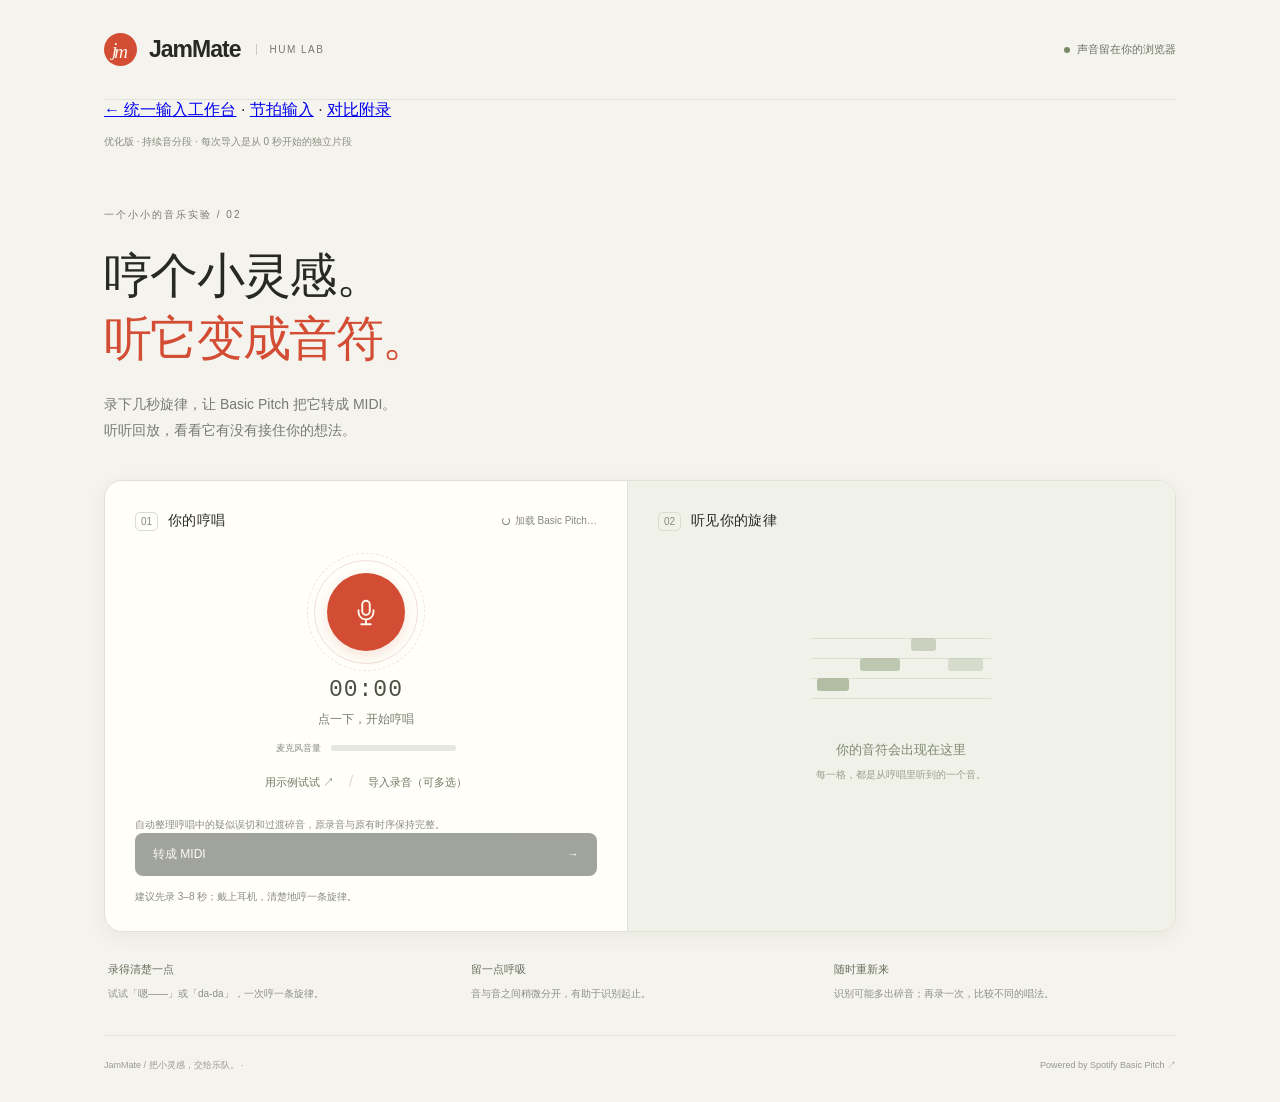
<file: web/optimized/src/index.html>
<!doctype html>
<html lang="zh-CN">
<head>
  <meta charset="UTF-8">
  <meta name="viewport" content="width=device-width, initial-scale=1">
  <meta name="theme-color" content="#f5f3ed">
  <meta name="description" content="JamMate 哼唱实验：录一段旋律，用 Spotify Basic Pitch 转成 MIDI，回放并下载。录音在浏览器内处理。">
  <title>JamMate · 哼唱转 MIDI</title>
  <link rel="stylesheet" href="./style.css">
</head>
<body>
  <div class="page">
    <header class="header">
      <a class="brand" href="./" aria-label="JamMate 首页"><span class="brand-mark" aria-hidden="true">j<span>m</span></span>JamMate<span class="lab">HUM LAB</span></a>
      <span class="local-badge"><span aria-hidden="true"></span>声音留在你的浏览器</span>
    </header>

    <main><nav><a href="/">← 统一输入工作台</a> · <a href="/rhythm.html">节拍输入</a> · <a href="/appendix.html">对比附录</a></nav><p class="status">优化版 · 持续音分段 · 每次导入是从 0 秒开始的独立片段</p>
      <section class="intro" aria-labelledby="page-title">
        <p class="eyebrow">一个小小的音乐实验 / 02</p>
        <h1 id="page-title">哼个小灵感。<br><span>听它变成音符。</span></h1>
        <p class="intro-copy">录下几秒旋律，让 Basic Pitch 把它转成 MIDI。<br class="desktop-break">听听回放，看看它有没有接住你的想法。</p>
      </section>

      <section class="workspace" aria-label="哼唱转 MIDI 工作台">
        <div class="capture">
          <div class="panel-heading"><span class="step">01</span><h2>你的哼唱</h2><span id="model-badge" class="model-badge" role="status"><span class="spinner" aria-hidden="true"></span><span id="model-label">加载 Basic Pitch…</span></span></div>
          <div class="recording-zone">
            <div class="record-rings" id="record-rings">
              <button id="record" class="record-button" aria-label="开始录音" type="button">
                <svg id="mic-icon" viewBox="0 0 32 32" fill="none" aria-hidden="true"><rect x="12" y="4" width="8" height="15" rx="4" stroke="currentColor" stroke-width="2"/><path d="M8 14v2a8 8 0 0016 0v-2M16 24v5M11 29h10" stroke="currentColor" stroke-width="2" stroke-linecap="round"/></svg>
                <span id="stop-icon" class="stop-icon" hidden></span>
              </button>
            </div>
            <span id="record-timer" class="record-timer">00:00</span>
            <p id="record-prompt" class="record-prompt">点一下，开始哼唱</p>
            <div class="level-wrap"><span class="level-caption">麦克风音量</span><meter id="input-level" min="0" max="1" value="0" aria-label="麦克风输入音量"></meter></div>
          </div>
          <div class="source-actions"><button id="example" class="text-button" type="button">用示例试试 <span aria-hidden="true">↗</span></button><span aria-hidden="true">/</span><button id="import" class="text-button" type="button">导入录音（可多选）</button><input id="file" type="file" multiple accept="audio/*,.wav,.mp3,.m4a,.ogg,.webm" hidden></div>
          <label class="review-control" id="take-picker" hidden>当前录音<select id="take"></select></label>
          <div id="original-track" class="original-track" hidden><div class="track-caption"><span id="source-name">原始录音</span><span id="source-duration"></span></div><audio id="original" controls preload="metadata" aria-label="播放原始录音"></audio><a id="download-original" class="download-button original-download" download>下载原录音 ↓</a></div>
          <p class="status">自动整理哼唱中的疑似误切和过渡碎音，原录音与原有时序保持完整。</p>
          <div id="quality-panel" class="quality-panel" hidden aria-live="polite"><p id="quality-summary"></p><details><summary>查看音频与处理信息</summary><p id="quality-metrics"></p><p id="processing-summary"></p><p>音量检查不能判断旋律是否清晰，也不能修复已录入的失真。声音偏小不一定是噪声。</p></details></div>
          <button id="convert" class="primary-button" type="button" disabled><span>转成 MIDI</span><span aria-hidden="true">→</span></button>
          <button id="retry-model" class="text-button retry" type="button" hidden>重新加载模型</button>
          <p id="status" class="status" role="status" aria-live="polite">建议先录 3–8 秒；戴上耳机，清楚地哼一条旋律。</p>
          <progress id="progress" max="1" value="0" aria-label="转换进度" hidden></progress>
        </div>

        <div class="result">
          <div class="panel-heading"><span class="step">02</span><h2>听见你的旋律</h2><span id="note-count" class="note-count" hidden></span></div>
          <div id="empty" class="empty-state"><div class="empty-score" aria-hidden="true"><span></span><span></span><span></span><span></span><i></i><i></i><i></i><i></i></div><p>你的音符会出现在这里</p><span>每一格，都是从哼唱里听到的一个音。</span></div>
          <div id="result-content" hidden>
            <p id="result-state" class="result-state">自由哼唱 · BPM 未指定 · 保留原节奏</p>
            <label class="review-control">对比版本<select id="revision"><option value="current">BPM 短音过滤＋独立起音保护（默认）</option><option value="previous">旧版 D</option></select></label>
            <p id="cleanup-summary" class="cleanup-summary"></p>
            <label class="review-control" id="region-picker" hidden>MIDI 试听范围<select id="region"><option value="">全段</option></select></label>
            <p id="overlap-hint" class="overlap-hint" hidden>有不同音高重叠，可能包含误识别。已保留，方便你对照原声判断。</p>
            <div class="score-top"><span>旋律音轨 · 点音符可编辑</span><span id="result-time"></span></div>
            <canvas id="piano-roll" aria-label="旋律音轨。也可在下方选择音符并编辑。" role="img"></canvas>
            <div class="note-tools" aria-label="音符编辑">
              <label for="note-select">当前音符</label>
              <select id="note-select" aria-label="当前音符"></select>
              <button id="edit-note" type="button">编辑</button>
              <button id="add-note" type="button">＋ 添加音符</button>
              <button id="undo-note" type="button">撤销上一步</button>
            </div>
            <div class="playback-controls"><button id="play-midi" class="play-button" type="button"><span aria-hidden="true">▶</span> 听 MIDI</button><label class="tone-label">音色<select id="timbre"><option value="soft">柔和合成器</option><option value="bright">明亮合成器</option><option value="pluck">短促拨弦</option></select></label></div>
            <div class="confirm-row"><button id="confirm-melody" class="play-button" type="button">确认旋律</button><span id="edit-status" role="status" aria-live="polite"></span></div>
            <div class="result-bottom"><div class="export-actions"><a id="download-midi" class="download-button" aria-disabled="true" download="jammate-hum.mid">下载 MIDI ↓</a><a id="download-event" class="download-button" aria-disabled="true" download>下载 InputEvent ↓</a><a id="download-json" class="download-button" aria-disabled="true" download="jammate-hum.json">下载 JSON ↓</a></div><span id="conversion-time"></span></div>
            <button type="button" id="humming-mrt2-export" class="download-button" disabled>导出 MRT2 输入</button>
            <section id="band-panel" hidden></section>
            <p class="result-hint">试听跟随当前音轨，下载使用最近一次确认的旋律。</p>
            <details class="export-help"><summary>这些文件有什么用？</summary><p>MIDI 用于音乐软件，InputEvent 用于接入 JamMate。JSON 记录识别结果和短音过滤的门槛。</p><p>估计的 BPM 只用于过滤。MIDI 按原录音的时间播放，文件内用 120 BPM 编码时间。原录音可单独下载。</p></details>
          </div>
        </div>
      </section>

      <aside class="tips" aria-label="录音建议"><p><span>录得清楚一点</span>试试「嗯——」或「da-da」，一次哼一条旋律。</p><p><span>留一点呼吸</span>音与音之间稍微分开，有助于识别起止。</p><p><span>随时重新来</span>识别可能多出碎音；再录一次，比较不同的唱法。</p></aside>
    </main>
    <footer><span>JamMate / 把小灵感，交给乐队。 · <span id="pipeline-version"></span></span><a href="https://github.com/spotify/basic-pitch-ts" target="_blank" rel="noreferrer">Powered by Spotify Basic Pitch ↗</a></footer>
  </div>
  <dialog id="note-dialog" aria-labelledby="note-title">
    <form id="note-form">
      <h2 id="note-title">编辑音符</h2>
      <div class="note-fields">
        <label>开始（秒）<input id="note-start" type="number" min="0" step="any" required></label>
        <label>结束（秒）<input id="note-end" type="number" min="0" step="any" required></label>
        <label>音高<select id="note-pitch"></select></label>
        <label>力度（1–127）<input id="note-velocity" type="number" min="1" max="127" step="1" required></label>
      </div>
      <p id="note-error" role="alert"></p>
      <div class="dialog-actions">
        <button id="remove-note" type="button">删除音符</button>
        <button id="cancel-note" type="button">取消</button>
        <button class="play-button" type="submit">应用到音轨</button>
      </div>
    </form>
  </dialog>
  <script type="module" src="./app.js"></script>
</body>
</html>
</file>
<file: web/optimized/src/style.css>
:root{font-family:Inter,"Segoe UI","PingFang SC","Microsoft YaHei",sans-serif;color:#282922;background:#f5f3ed;font-synthesis:none;--muted:#77796e;--line:#e1e2d7;--red:#d34d34;--green:#556249}*{box-sizing:border-box}body{margin:0}.page{max-width:1160px;margin:auto;padding:0 44px}button,a,select{-webkit-tap-highlight-color:transparent}button,select{font:inherit}button,a{touch-action:manipulation}button{cursor:pointer}button:disabled{cursor:not-allowed;opacity:.45}button:focus-visible,a:focus-visible,select:focus-visible{outline:3px solid #9daaa3;outline-offset:4px}[hidden]{display:none!important}.header{height:100px;display:flex;align-items:center;justify-content:space-between;border-bottom:1px solid var(--line);gap:18px}.brand{font-weight:650;font-size:23px;letter-spacing:-1px;display:flex;align-items:center;gap:12px;color:inherit;text-decoration:none}.brand-mark{width:33px;height:33px;border-radius:50%;background:var(--red);color:#fff5e9;font:italic 19px Georgia,serif;display:flex;align-items:center;justify-content:center;letter-spacing:-3px;padding-right:4px}.brand-mark span{transform:translateY(2px)}.lab{font-size:10px;letter-spacing:1.5px;font-weight:500;color:var(--muted);border-left:1px solid #c9cbbd;padding-left:12px;margin-left:4px}.local-badge{font-size:11px;color:#6c7564;display:flex;align-items:center;gap:7px;white-space:nowrap}.local-badge>span{height:6px;width:6px;background:#788967;border-radius:50%}.intro{padding:58px 0 36px}.eyebrow{font-size:10px;letter-spacing:2px;color:var(--muted);margin:0 0 22px}h1{font-size:48px;font-weight:550;line-height:1.32;letter-spacing:-1.7px;margin:0}h1>span{color:var(--red)}.intro-copy{font-size:14px;line-height:1.9;color:#777b70;margin:20px 0 0}.workspace{display:grid;grid-template-columns:1fr 1.05fr;border:1px solid var(--line);border-radius:18px;background:#fffef9;overflow:hidden;box-shadow:0 5px 20px #2e3b2010}.capture,.result{padding:27px 30px 26px;min-width:0}.result{border-left:1px solid var(--line);background:#f0f1e8}.panel-heading{display:flex;align-items:center;gap:10px;min-height:27px;flex-wrap:wrap}h2{font-size:14px;font-weight:550;margin:0;letter-spacing:.3px}.step{font-size:10px;color:#878b7e;font-variant-numeric:tabular-nums;border:1px solid #d8ddcd;border-radius:5px;padding:3px 5px}.model-badge{margin-left:auto;color:#85887e;font-size:10px;display:flex;align-items:center;gap:5px}.model-badge.ready{color:#61784c}.model-badge.failed{color:#b94d3e}.spinner{display:inline-block;height:8px;width:8px;border:1px solid currentColor;border-top-color:transparent;border-radius:50%;animation:spin 1s linear infinite}.ready .spinner,.failed .spinner{animation:none;background:currentColor;border:0;height:5px;width:5px}.recording-zone{display:flex;align-items:center;flex-direction:column;padding:25px 0 14px}.record-rings{padding:12px;border-radius:50%;border:1px solid #f2e0d7;position:relative;margin:0 0 13px}.record-rings:before{content:"";position:absolute;inset:-8px;border:1px dashed #ece5da;border-radius:50%;pointer-events:none}.record-button{width:78px;height:78px;border-radius:50%;border:0;display:grid;place-items:center;background:var(--red);color:#fff9ef;box-shadow:0 5px 13px #bb422523;transition:transform .15s,background .15s}.record-button:hover{background:#bf422d;transform:translateY(-2px)}.record-button svg{width:30px;height:30px}.stop-icon{width:20px;height:20px;border-radius:3px;background:currentColor}.record-rings.recording{border-color:#d34d3470}.record-rings.recording:before{animation:pulse 1.2s ease-out infinite;border-color:#d34d3470}.record-timer{font-family:ui-monospace,Consolas,monospace;font-size:23px;letter-spacing:1px;color:#4b5043;font-variant-numeric:tabular-nums}.record-prompt{font-size:12px;margin:8px 0 14px;color:#787e6d}.level-wrap{display:flex;align-items:center;gap:10px;width:180px}.level-caption{font-size:9px;color:#8b8e84;white-space:nowrap}meter{height:6px;width:100%;background:#e5e8de;border-radius:5px}meter::-webkit-meter-bar{background:#e5e8de;border:0;height:5px;border-radius:5px}meter::-webkit-meter-optimum-value{background:#879972;border-radius:5px}.source-actions{display:flex;justify-content:center;align-items:center;gap:13px;color:#dadbd1;margin:0 0 20px}.text-button{background:transparent;border:0;color:#717963;padding:6px 2px;font-size:11px}.text-button:hover{color:var(--red)}.original-track{margin:0 0 15px}.track-caption{display:flex;justify-content:space-between;gap:12px;font-size:10px;color:#7d8372;margin-bottom:7px}.track-caption #source-name{max-width:75%;overflow:hidden;text-overflow:ellipsis;white-space:nowrap}audio{width:100%;height:34px;display:block}.primary-button{width:100%;background:#2e392a;color:#f9f6ee;border:0;border-radius:8px;padding:13px 18px;font-size:12px;display:flex;align-items:center;justify-content:space-between;transition:background .15s}.primary-button:hover:not(:disabled){background:#44543b}.status{margin:12px 0 0;color:#8a8d80;font-size:10px;line-height:1.7;min-height:17px}.status.error{color:#b54132}.retry{display:block;margin-top:6px}progress{display:block;width:100%;height:4px;border:0;margin-top:10px;accent-color:#8b9c73}progress::-webkit-progress-bar{background:#e7e9df;border-radius:3px}progress::-webkit-progress-value{background:#8b9c73;border-radius:3px}.note-count{margin-left:auto;font-size:10px;color:#6d7a5a}.empty-state{min-height:330px;display:flex;flex-direction:column;align-items:center;justify-content:center}.empty-score{width:180px;height:100px;position:relative;margin:0 0 23px}.empty-score>span{height:1px;background:#dbdfd1;width:100%;position:absolute;top:20%}.empty-score>span:nth-child(2){top:40%}.empty-score>span:nth-child(3){top:60%}.empty-score>span:nth-child(4){top:80%}.empty-score>i{width:32px;height:13px;border-radius:3px;background:#b2bda3;position:absolute;left:6px;top:60%}.empty-score>i:nth-of-type(2){left:49px;top:40%;width:40px;opacity:.8}.empty-score>i:nth-of-type(3){left:100px;top:20%;width:25px;opacity:.6}.empty-score>i:nth-of-type(4){left:137px;top:40%;width:35px;opacity:.4}.empty-state>p{font-size:13px;color:#7f8871;margin:0 0 9px}.empty-state>span{font-size:10px;color:#989e8d;text-align:center}.score-top{display:flex;justify-content:space-between;font-size:10px;color:#8b927f;margin:29px 0 10px}canvas{width:100%;height:205px;display:block}.playback-controls{display:flex;gap:15px;align-items:center;justify-content:space-between;margin-top:17px;flex-wrap:wrap}.play-button{background:#5b6a4b;color:#fffdf5;border:0;padding:11px 18px;border-radius:8px;font-size:11px;min-width:115px}.play-button:hover{background:#49593b}.tone-label{display:flex;align-items:center;gap:7px;color:#808a72;font-size:10px}select{background:transparent;border:1px solid #d4dac7;border-radius:6px;padding:7px 6px;color:#58654b;font-size:10px;max-width:145px}.result-bottom{display:flex;justify-content:space-between;align-items:center;margin-top:20px;gap:10px}.download-button{text-decoration:none;color:#5b6b4c;font-size:11px;cursor:pointer;display:flex;gap:12px;align-items:center}.download-button:hover{text-decoration:underline}#conversion-time{font-size:9px;color:#939c85}.result-hint{font-size:10px;color:#909883;line-height:1.8;margin:18px 0 0}.tips{display:grid;grid-template-columns:repeat(3,1fr);gap:25px;padding:27px 4px 32px}.tips p{font-size:10px;line-height:1.9;color:#8c9083;margin:0}.tips span{display:block;color:#686f5d;font-size:11px;margin-bottom:4px}footer{border-top:1px solid var(--line);padding:23px 0 30px;display:flex;justify-content:space-between;gap:15px;color:#96998d;font-size:9px}footer a{color:inherit;text-decoration:none}footer a:hover{color:var(--green)}@keyframes spin{to{transform:rotate(360deg)}}@keyframes pulse{to{transform:scale(1.09);opacity:.3}}@media(max-width:760px){.page{padding:0 22px}.header{height:76px}.local-badge{font-size:9px}.lab{display:none}.intro{padding:38px 0 30px}h1{font-size:38px}.intro-copy{font-size:12px}.workspace{grid-template-columns:1fr}.result{border-left:0;border-top:1px solid var(--line)}.capture,.result{padding:24px}.empty-state{min-height:240px}.tips{gap:16px}.tips p{font-size:10px}.tips span{font-size:10px}footer{flex-direction:column;gap:9px}}@media(max-width:380px){.page{padding:0 14px}.local-badge{font-size:8px;gap:4px}.brand{font-size:20px;gap:7px}.capture,.result{padding:20px 17px}.tips{grid-template-columns:1fr;gap:13px}h1{font-size:34px}.playback-controls{gap:12px}.tone-label{font-size:9px}select{max-width:132px}.model-badge{font-size:9px}.desktop-break{display:none}}@media(prefers-reduced-motion:reduce){*,*:before{animation:none!important;transition:none!important}}
/* Input preparation and traceable output controls. */
.original-download{justify-content:flex-end;margin-top:9px;font-size:10px}
.processing-options{margin:14px 0;padding:12px;border:1px solid var(--line);border-radius:8px;min-width:0}
.processing-options legend{font-size:11px;color:#59634d;padding:0 5px}
.processing-options label{display:flex;align-items:center;gap:6px;font-size:11px;line-height:1.8;margin:3px 0;color:#5c6652}
.processing-options input{accent-color:#596e47;width:15px;height:15px;margin:0}
.processing-options p{font-size:10px;line-height:1.7;color:#808577;margin:8px 0 0}
.quality-panel{padding:11px 12px;margin-bottom:14px;background:#f1f4eb;border-radius:8px;color:#5b6d4d;font-size:11px;line-height:1.75;overflow-wrap:anywhere}
.quality-panel[data-quality=warning]{background:#faf0dc;color:#826123}
.quality-panel[data-quality=rejected]{background:#fae8e1;color:#a14731}
.quality-panel p{margin:0 0 6px}.quality-panel p:last-child{margin-bottom:0}
.quality-panel details,.export-help{font-size:10px;line-height:1.8}
summary{cursor:pointer}summary:focus-visible,input:focus-visible{outline:3px solid #9daaa3;outline-offset:3px}
.quality-panel details[open] summary{margin-bottom:8px}
.result-state{font-size:10px;color:#647951;line-height:1.8;margin:20px 0 13px}
.variant-label{display:flex;align-items:center;gap:12px;font-size:11px;color:#59694b}
.variant-label select{min-width:120px;background:#fffef9}
.cleanup-summary{font-size:10px;line-height:1.8;color:#77816a;margin:10px 0}
.overlap-hint{font-size:10px;line-height:1.8;color:#8a6c35;background:#eeeadb;border-radius:6px;padding:9px 11px}
.score-top{margin-top:19px}.export-actions{display:flex;flex-wrap:wrap;gap:16px}
.result-bottom{flex-wrap:wrap;row-gap:10px}.export-help{color:#77816a;margin-top:12px}
.export-help p{margin:7px 0}.download-button[aria-disabled=true]{pointer-events:none;opacity:.4}
@media(max-width:760px){.quality-panel{font-size:11px}.export-actions{gap:22px}.result-state{margin-top:17px}}
#band-panel { margin-block: 1.25rem; padding: 1rem; border: 1px solid #c6cbbd; border-radius: .75rem; background: #fafbf6; color: #293228; }
#band-panel h3 { margin-top: 0; }
#band-panel button { padding: .6rem 1rem; margin: 0 .6rem .4rem 0; border: 0; border-radius: .4rem; background: #34593c; color: white; cursor: pointer; }
#band-panel button:disabled { opacity: .6; }
#band-panel audio { width: 100%; max-width: 28rem; }
#band-panel a { color: #315640; }
.review-control{display:flex;align-items:center;gap:.75em;margin:10px 0;color:#53604f;font-size:12px}
.review-control select{min-width:0;max-width:75%;padding:5px 8px;border:1px solid var(--line);border-radius:6px;background:#fffef9;color:inherit}
.note-tools,.confirm-row,.dialog-actions{display:flex;align-items:center;flex-wrap:wrap;gap:8px}
.note-tools{margin:6px 0 16px;color:#53604f;font-size:12px}
.note-tools select{max-width:100%;min-width:0}
.note-tools button,.dialog-actions button:not(.play-button){border:1px solid #c8cebf;background:#fffef9;border-radius:6px;padding:6px 10px;color:#37462f;cursor:pointer}
.note-tools button:disabled,.confirm-row button:disabled{opacity:.5;cursor:default}
#piano-roll{cursor:pointer}
.confirm-row{margin:16px 0;border-top:1px solid var(--line);padding-top:16px}
#edit-status{font-size:12px;color:#526247}
#note-dialog{width:min(370px,90vw);box-sizing:border-box;padding:23px;border:1px solid var(--line);border-radius:14px;background:#fffef9;color:#293228;box-shadow:0 15px 65px #26302533}
#note-dialog::backdrop{background:#20271d66}
#note-title{margin:0 0 16px;font-size:18px}
.note-fields{display:grid;grid-template-columns:1fr 1fr;gap:12px}
.note-fields label{display:grid;gap:4px;font-size:12px;color:#53604f}
.note-fields input,.note-fields select,.note-tools select{font:inherit;border:1px solid #c8cebf;background:white;border-radius:5px;padding:6px;box-sizing:border-box;width:100%}
.note-tools select{width:auto}
.note-fields input{min-width:0}
#note-error{color:#a14731;font-size:12px}
.dialog-actions{justify-content:flex-end}.dialog-actions #remove-note{margin-right:auto;color:#984631}
</file>
